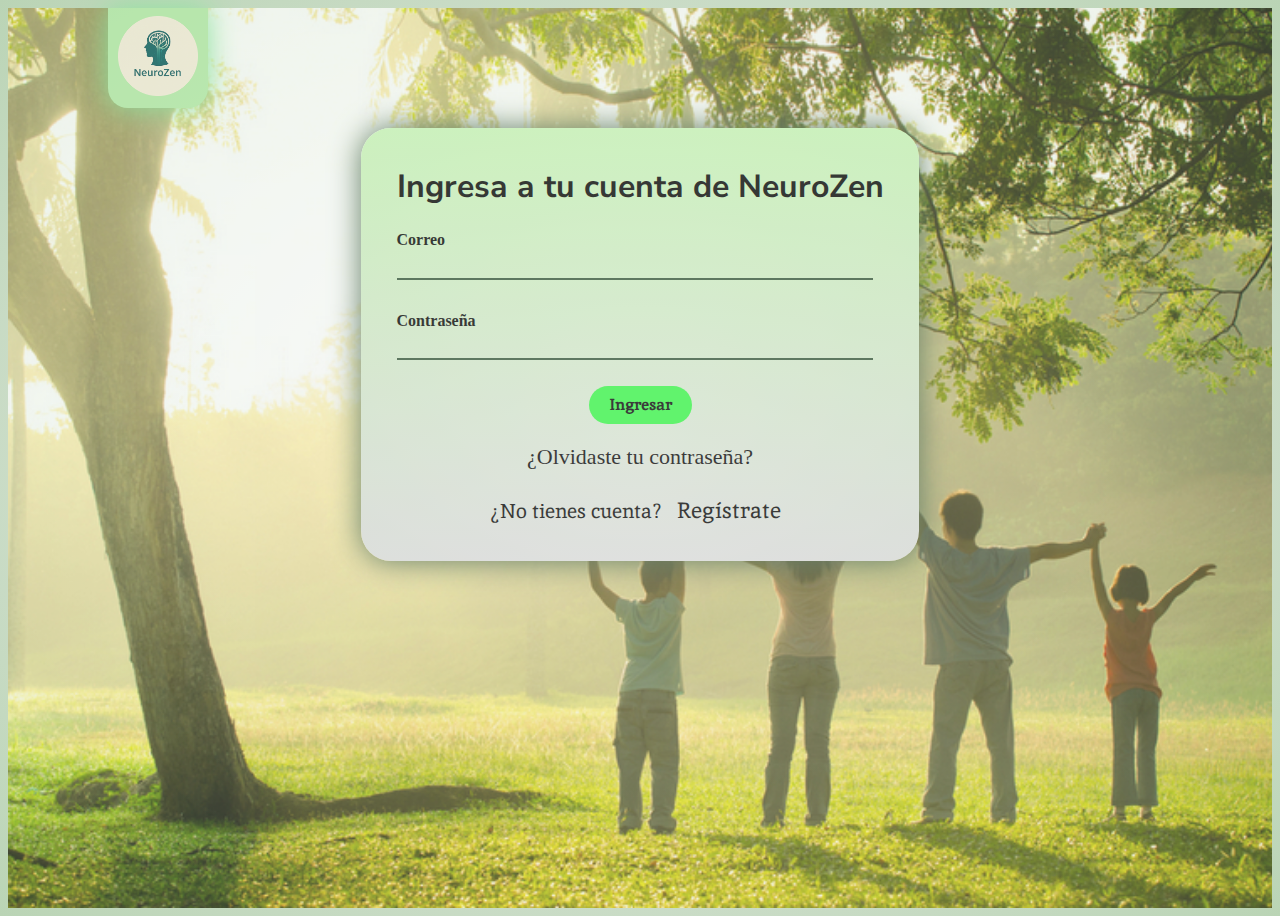
<file: pages/ingreso.html>
<!DOCTYPE html>
<html lang="es">
  <head>
    <title>NeuroZen App - Ingreso</title>
    <meta charset="UTF-8" />

    <link rel="preconnect" href="https://fonts.googleapis.com" />
    <link rel="preconnect" href="https://fonts.gstatic.com" crossorigin />
    <link
      href="https://fonts.googleapis.com/css2?family=Inika:wght@400;700&display=swap"
      rel="stylesheet"
    />

    <link rel="preconnect" href="https://fonts.googleapis.com" />
    <link rel="preconnect" href="https://fonts.gstatic.com" crossorigin />
    <link
      href="https://fonts.googleapis.com/css2?family=Nunito+Sans:ital,opsz,wght@0,6..12,200..1000;1,6..12,200..1000&display=swap"
      rel="stylesheet"
    />

    <link rel="stylesheet" href="./styles/styles.css" />
  </head>

  <body>
    <div class="seccion-login">
      <div class="link-regresar">
        <a href="./index.html"><img src="../img/Logo.png" alt="logo" /></a>
      </div>

      <div class="div-centro">
        <div class="sesion-usuario">
          <form action="" method="get" class="form-login" id="formLogin">
            <h1>Ingresa a tu cuenta de NeuroZen</h1>
            <div class="label-container">
              <label class="label-login">
                Correo
                <input
                  type="email"
                  name="correo"
                  onfocus="this.select()"
                  id="correo"
                  required
                />
              </label>
              <label class="label-login">
                Contraseña
                <input
                  type="password"
                  name="password"
                  onfocus="this.select()"
                  id="password"
                  required
                />
              </label>
            </div>

            <div class="button-link-container">
              <button
                class="boton-login"
                type="button"
                id="submit"
                onclick="ingresoUsuario()"
              >
                Ingresar
              </button>
              <div class="link-container">
                <a href="#" class="link-form"> ¿Olvidaste tu contraseña? </a>
                <p id="registrar">
                  ¿No tienes cuenta?
                  <a href="registro.html" class="link-form">Regístrate</a>
                </p>
              </div>
            </div>
          </form>
        </div>
      </div>
    </div>

    <script src="../js/manipulacionDOM.js"></script>
    <script src="../js/validacionesForm.js"></script>
  </body>
</html>
</file>
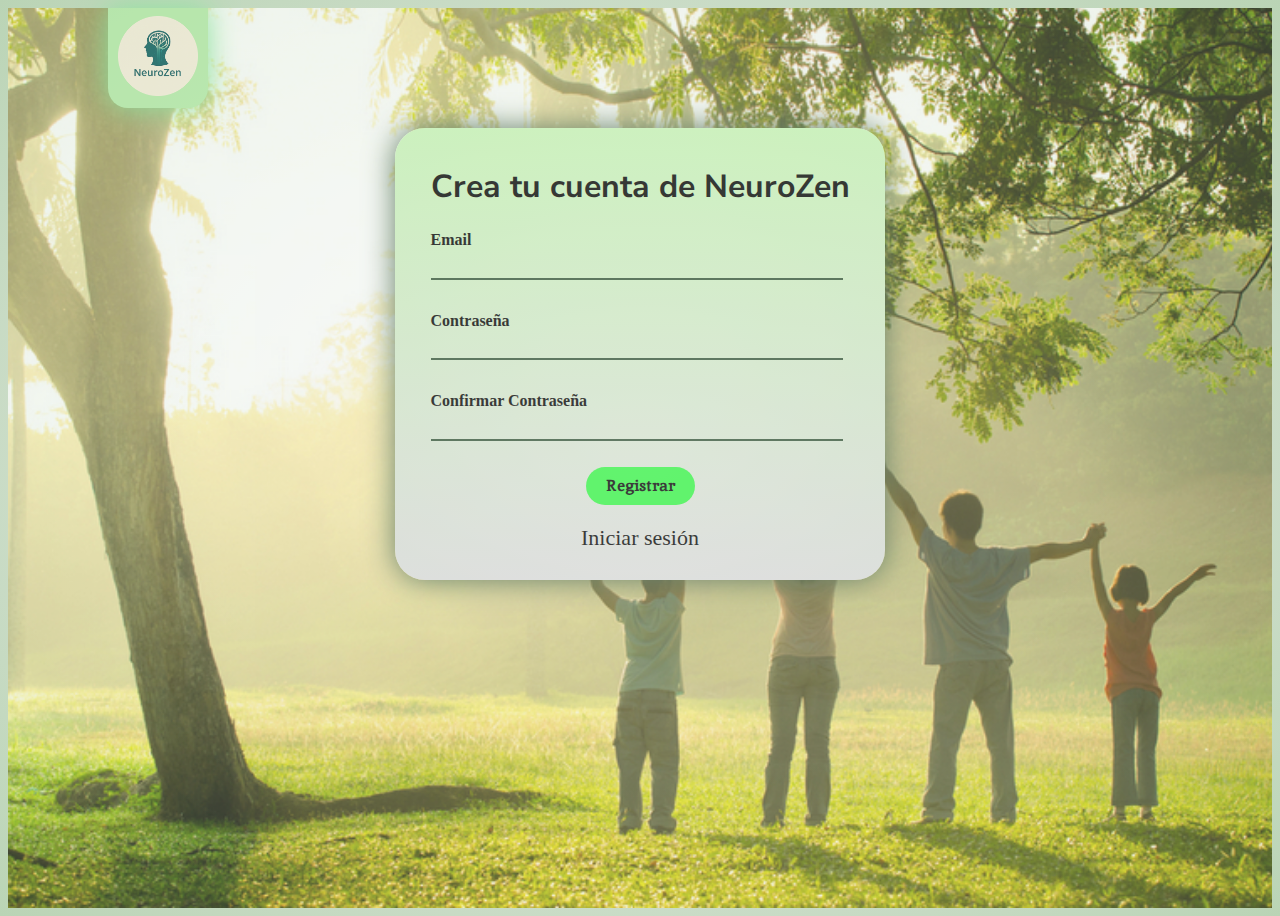
<file: pages/registro.html>
<!DOCTYPE html>
<html lang="es">
  <head>
    <title>NeuroZen App - Registro</title>
    <meta charset="UTF-8" />

    <link rel="preconnect" href="https://fonts.googleapis.com" />
    <link rel="preconnect" href="https://fonts.gstatic.com" crossorigin />
    <link
      href="https://fonts.googleapis.com/css2?family=Inika:wght@400;700&display=swap"
      rel="stylesheet"
    />

    <link rel="preconnect" href="https://fonts.googleapis.com" />
    <link rel="preconnect" href="https://fonts.gstatic.com" crossorigin />
    <link
      href="https://fonts.googleapis.com/css2?family=Nunito+Sans:ital,opsz,wght@0,6..12,200..1000;1,6..12,200..1000&display=swap"
      rel="stylesheet"
    />

    <link rel="stylesheet" href="./styles/styles.css" />
  </head>

  <body>
    <div class="seccion-login">
      <div class="link-regresar">
        <a href="../index.html">
          <img src="../img/Logo.png" alt="logo" />
        </a>
      </div>

      <div class="div-centro">
        <div class="sesion-usuario">
          <form action="" method="post" class="form-login" id="formRegistro">
            <h1>Crea tu cuenta de NeuroZen</h1>
            <div class="label-container">
              <label class="label-login">
                Email
                <input
                  type="email"
                  name="correo"
                  onfocus="this.select()"
                  id="correo"
                  required
                />
              </label>
              <label class="label-login">
                Contraseña
                <input
                  type="password"
                  name="password"
                  onfocus="this.select()"
                  id="password"
                  required
                />
              </label>
              <label class="label-login">
                Confirmar Contraseña
                <input
                  type="password"
                  name="validarPassword"
                  onfocus="this.select()"
                  id="validarPassword"
                  required
                />
              </label>
            </div>

            <div class="button-link-container">
              <button
                type="button"
                class="boton-login"
                id="submit"
                onclick="registroUsuario()"
              >
                Registrar
              </button>
              <a class="link-form" href="ingreso.html">Iniciar sesión </a>
            </div>
          </form>
        </div>
      </div>
    </div>
    <script src="../js/manipulacionDOM.js"></script>
    <script src="../js/validacionesForm.js"></script>
  </body>
</html>
</file>
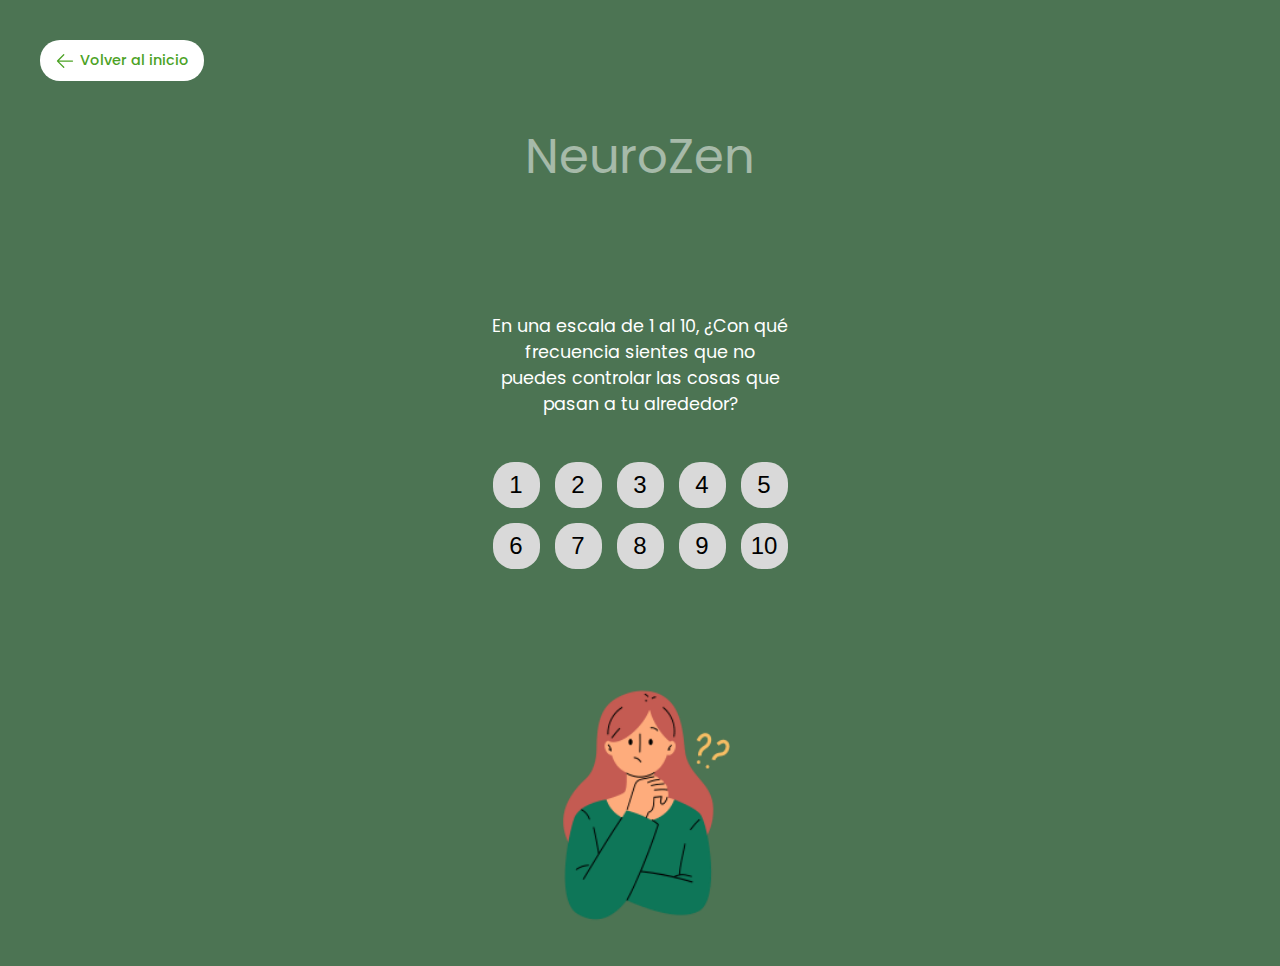
<file: pages/test.html>
<!DOCTYPE html>
<html lang="en">
  <head>
    <meta charset="UTF-8" />
    <meta name="viewport" content="width=device-width, initial-scale=1.0" />
    <title>NeuroZen | Test de prueba</title>
    <link rel="stylesheet" href="./styles/test.css" />
  </head>
  <body>
    <div class="container">
      <a href="./index.html">
        <svg
          xmlns="http://www.w3.org/2000/svg"
          viewBox="0 0 24 24"
          fill="currentColor"
          class="size-6"
        >
          <path
            fill-rule="evenodd"
            d="M11.03 3.97a.75.75 0 0 1 0 1.06l-6.22 6.22H21a.75.75 0 0 1 0 1.5H4.81l6.22 6.22a.75.75 0 1 1-1.06 1.06l-7.5-7.5a.75.75 0 0 1 0-1.06l7.5-7.5a.75.75 0 0 1 1.06 0Z"
            clip-rule="evenodd"
          />
        </svg>

        Volver al inicio
      </a>

      <div class="test-container">
        <h1>NeuroZen</h1>
        <div class="test">
          <p id="pregunta">
            En una escala de 1 al 10, ¿Con qué frecuencia sientes que no puedes
            controlar las cosas que pasan a tu alrededor?
          </p>
          <div id="puntuacion">
            <button>1</button>
            <button>2</button>
            <button>3</button>
            <button>4</button>
            <button>5</button>
            <button>6</button>
            <button>7</button>
            <button>8</button>
            <button>9</button>
            <button>10</button>
          </div>
        </div>
        <img src="../img/Ilustracion-mujer.png" alt="" aria-hidden />
      </div>

      <div class="after-test">
        <h1>¡Test Finalizado!</h1>
        <img src="../img/palta_meditando.png" alt="" aria-hidden />
      </div>
    </div>

    <script src="../js/test.js"></script>
  </body>
</html>
</file>
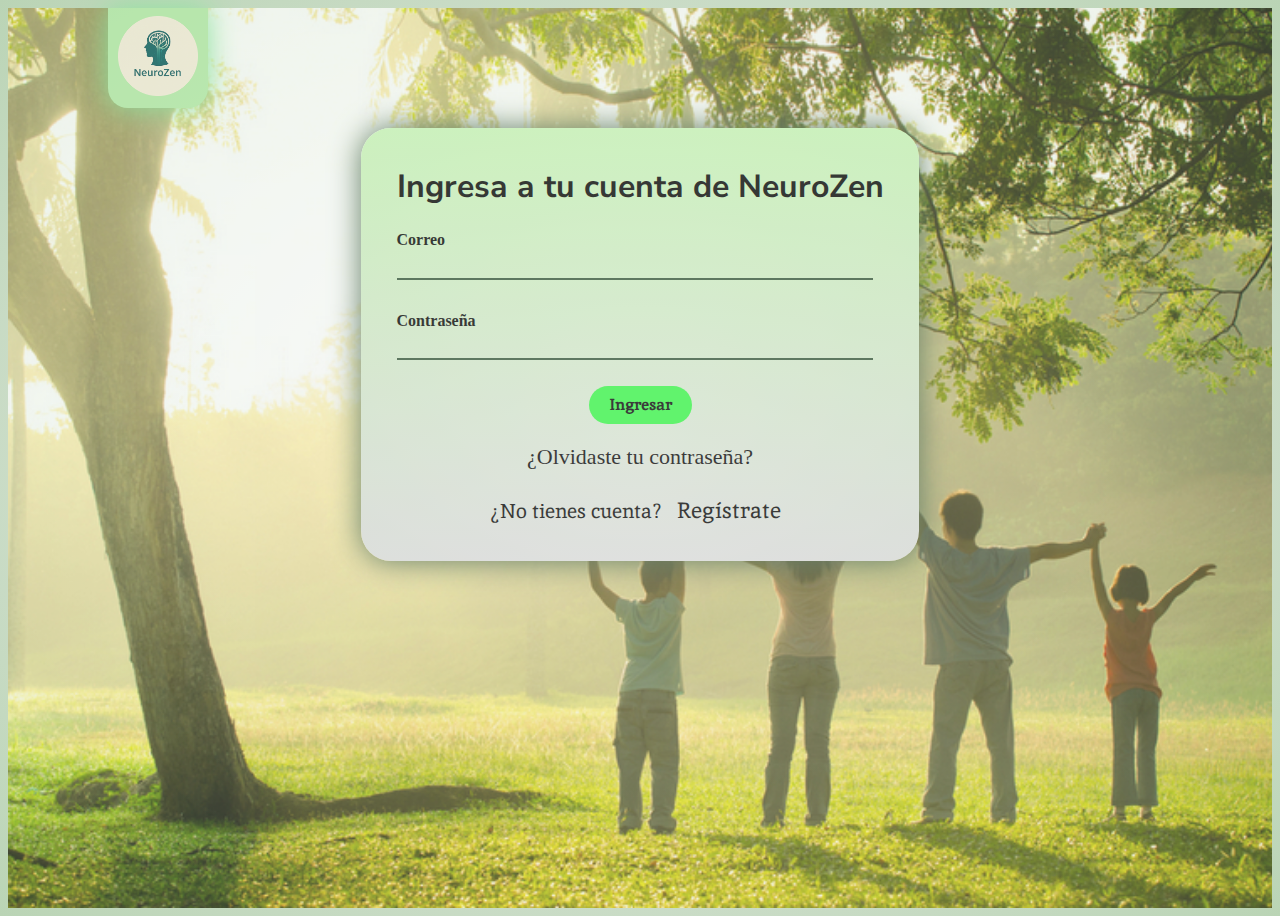
<file: public/ingreso.html>
<!DOCTYPE html>
<html lang="es">
  <head>
    <title>NeuroZen App - Ingreso</title>
    <meta charset="UTF-8" />

    <link rel="preconnect" href="https://fonts.googleapis.com" />
    <link rel="preconnect" href="https://fonts.gstatic.com" crossorigin />
    <link
      href="https://fonts.googleapis.com/css2?family=Inika:wght@400;700&display=swap"
      rel="stylesheet"
    />

    <link rel="preconnect" href="https://fonts.googleapis.com" />
    <link rel="preconnect" href="https://fonts.gstatic.com" crossorigin />
    <link
      href="https://fonts.googleapis.com/css2?family=Nunito+Sans:ital,opsz,wght@0,6..12,200..1000;1,6..12,200..1000&display=swap"
      rel="stylesheet"
    />

    <link rel="stylesheet" href="./styles/ingreso-registro-styles.css" />
    <link rel="icon" href="favicon.png" sizes="32x32" type="image/png" />
  </head>

  <body>
    <div class="seccion-login">
      <div class="link-regresar">
        <a href="index.html"
          ><img src="./assets/images/Principales/Logo.png" alt="logo"
        /></a>
      </div>

      <div class="div-centro">
        <div class="sesion-usuario">
          <form action="" method="get" class="form-login" id="formLogin">
            <h1>Ingresa a tu cuenta de NeuroZen</h1>
            <div class="label-container">
              <label class="label-login">
                Correo
                <input
                  type="email"
                  name="correo"
                  onfocus="this.select()"
                  id="correo"
                  required
                />
              </label>
              <label class="label-login">
                Contraseña
                <input
                  type="password"
                  name="password"
                  onfocus="this.select()"
                  id="password"
                  required
                />
              </label>
            </div>

            <div class="button-link-container">
              <button
                class="boton-login"
                type="button"
                id="submit"
                onclick="ingresoUsuario()"
              >
                Ingresar
              </button>
              <div class="link-container">
                <a href="#" class="link-form"> ¿Olvidaste tu contraseña? </a>
                <p id="registrar">
                  ¿No tienes cuenta?
                  <a href="registro.html" class="link-form">Regístrate</a>
                </p>
              </div>
            </div>
          </form>
        </div>
      </div>
    </div>

    <script src="./scripts/manipulacionDOM.js"></script>
    <script src="./scripts/validacionesForm.js"></script>
  </body>
</html>
</file>
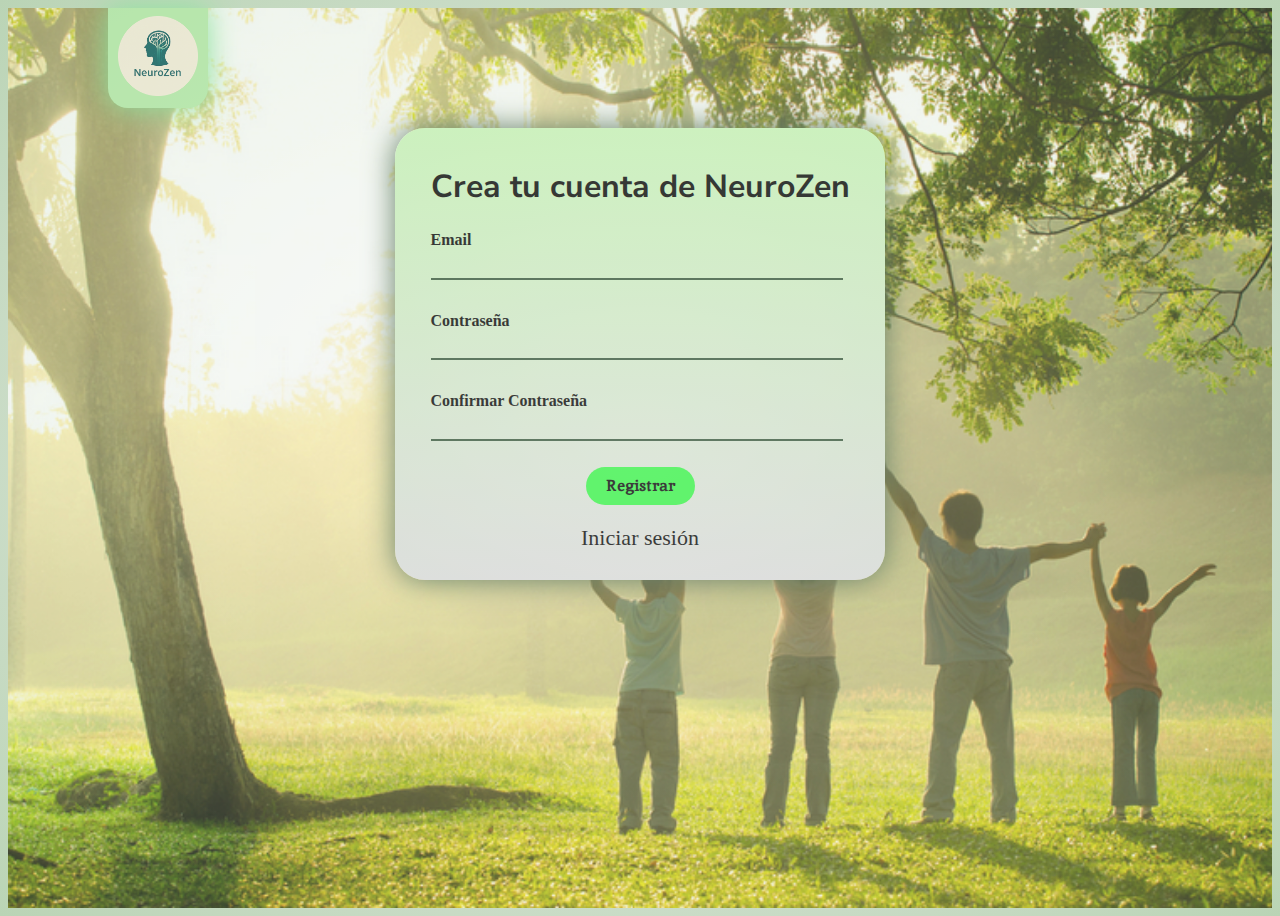
<file: public/registro.html>
<!DOCTYPE html>
<html lang="es">
  <head>
    <title>NeuroZen App - Registro</title>
    <meta charset="UTF-8" />

    <link rel="preconnect" href="https://fonts.googleapis.com" />
    <link rel="preconnect" href="https://fonts.gstatic.com" crossorigin />
    <link
      href="https://fonts.googleapis.com/css2?family=Inika:wght@400;700&display=swap"
      rel="stylesheet"
    />

    <link rel="preconnect" href="https://fonts.googleapis.com" />
    <link rel="preconnect" href="https://fonts.gstatic.com" crossorigin />
    <link
      href="https://fonts.googleapis.com/css2?family=Nunito+Sans:ital,opsz,wght@0,6..12,200..1000;1,6..12,200..1000&display=swap"
      rel="stylesheet"
    />

    <link rel="stylesheet" href="./styles/ingreso-registro-styles.css" />
    <link rel="icon" href="favicon.png" sizes="32x32" type="image/png" />
  </head>

  <body>
    <div class="seccion-login">
      <div class="link-regresar">
        <a href="index.html">
          <img src="./assets/images/Principales/Logo.png" alt="logo" />
        </a>
      </div>

      <div class="div-centro">
        <div class="sesion-usuario">
          <form action="" method="post" class="form-login" id="formRegistro">
            <h1>Crea tu cuenta de NeuroZen</h1>
            <div class="label-container">
              <label class="label-login">
                Email
                <input
                  type="email"
                  name="correo"
                  onfocus="this.select()"
                  id="correo"
                  required
                />
              </label>
              <label class="label-login">
                Contraseña
                <input
                  type="password"
                  name="password"
                  onfocus="this.select()"
                  id="password"
                  required
                />
              </label>
              <label class="label-login">
                Confirmar Contraseña
                <input
                  type="password"
                  name="validarPassword"
                  onfocus="this.select()"
                  id="validarPassword"
                  required
                />
              </label>
            </div>

            <div class="button-link-container">
              <button
                type="button"
                class="boton-login"
                id="submit"
                onclick="registroUsuario()"
              >
                Registrar
              </button>
              <a class="link-form" href="ingreso.html">Iniciar sesión </a>
            </div>
          </form>
        </div>
      </div>
    </div>
    <script src="./scripts/manipulacionDOM.js"></script>
    <script src="./scripts/validacionesForm.js"></script>
  </body>
</html>
</file>
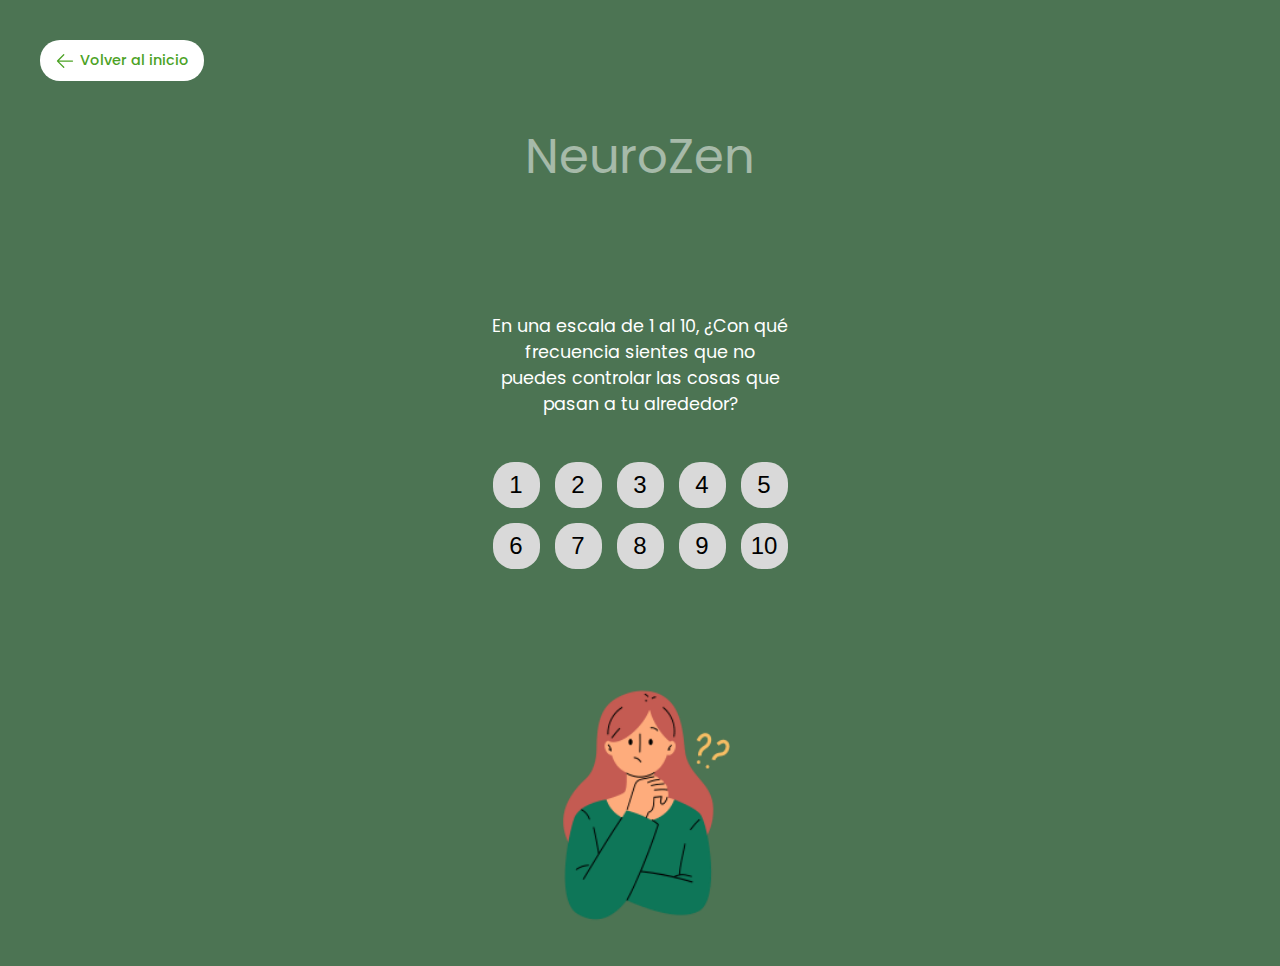
<file: public/test.html>
<!DOCTYPE html>
<html lang="en">
  <head>
    <meta charset="UTF-8" />
    <meta name="viewport" content="width=device-width, initial-scale=1.0" />
    <title>NeuroZen | Test de prueba</title>
    <link rel="stylesheet" href="./styles/test.css" />
    <link rel="icon" href="favicon.png" sizes="32x32" type="image/png" />
  </head>
  <body>
    <div class="container">
      <a href="index.html">
        <svg
          xmlns="http://www.w3.org/2000/svg"
          viewBox="0 0 24 24"
          fill="currentColor"
          class="size-6"
        >
          <path
            fill-rule="evenodd"
            d="M11.03 3.97a.75.75 0 0 1 0 1.06l-6.22 6.22H21a.75.75 0 0 1 0 1.5H4.81l6.22 6.22a.75.75 0 1 1-1.06 1.06l-7.5-7.5a.75.75 0 0 1 0-1.06l7.5-7.5a.75.75 0 0 1 1.06 0Z"
            clip-rule="evenodd"
          />
        </svg>

        Volver al inicio
      </a>

      <div class="test-container">
        <h1>NeuroZen</h1>
        <div class="test">
          <p id="pregunta">
            En una escala de 1 al 10, ¿Con qué frecuencia sientes que no puedes
            controlar las cosas que pasan a tu alrededor?
          </p>
          <div id="puntuacion">
            <button>1</button>
            <button>2</button>
            <button>3</button>
            <button>4</button>
            <button>5</button>
            <button>6</button>
            <button>7</button>
            <button>8</button>
            <button>9</button>
            <button>10</button>
          </div>
        </div>
        <img
          src="./assets/images/Principales/Ilustracion-mujer.png"
          alt=""
          aria-hidden
        />
      </div>

      <div class="after-test">
        <h1>¡Test Finalizado!</h1>
        <img
          src="./assets/images/Principales/palta_meditando.png"
          alt=""
          aria-hidden
        />
      </div>
    </div>

    <script src="./scripts/test.js"></script>
  </body>
</html>
</file>
<file: pages/styles/styles.css>
/* Fuentes */

.nunito-sans,
h1,
h2,
h5 {
  font-family: "Nunito Sans", sans-serif;
  font-weight: bold;
  font-style: normal;
  line-height: 1.1em;
}

.inika,
p,
button,
input,
span {
  text-align: justify;
  font-family: "Inika", serif;
  line-height: 1.1em;
  font-weight: 400;
  font-style: normal;
}

/* Títulos (h1, h2, h3, etc) */

h1 {
  text-align: center;
  font-size: 40px;
  padding-top: 10px;
}

h2 {
  text-align: center;
  font-size: 36px;
}

h5 {
  text-align: center;
  font-size: 24px;
}

/* Texto por defecto */

p {
  font-size: 20px;
}

.p-normal {
  font-size: 18px;
}

span {
  font-size: 16px;
  margin-left: 20px;
  margin-right: 20px;
}

a {
  color: inherit;
}

a:link {
  color: inherit;
}

a:visited {
  color: inherit;
}

/* Botones */

button {
  border: 0;
  border-radius: 20px;
  font-size: 12px;
  padding: 1em 2em;
}

.boton-verde {
  background-color: #2cb15f;
  box-shadow: 0 0 30px 0 #333;
  text-decoration: none;
  color: rgb(39, 58, 50);
  cursor: pointer;
  display: inline-block;
  border: 0;
  border-radius: 20px;
  font-size: 12px;
}

.boton-verde:hover {
  font-size: 14px;
  transition: all 1s ease;
}

.contenedor-boton-dinamico {
  display: flex;
  background-color: red;
}

.boton-azul {
  background-color: #3e8b5e;
  color: white;
  box-shadow: 0 0 30px 0 #333;
}

.boton-azul:hover {
  font-size: 14px;
  transition: all 1s ease;
}

.boton-usuario {
  background-color: #3af634;
}

/* Header Fijo */

header {
  background: #aaddc4;
  color: white;
  padding: 29px 20px;
  position: fixed;
  left: 0;
  top: 0;
  right: 0;
  z-index: 5000;
}

.logo-link:hover {
  width: 70px;
  height: 70px;
  margin: 15px;
  transition: all 1s ease;
}

/* Algunas reglas para mejorar la parte visual de la página */

body {
  background: radial-gradient(#eee, #bad4b5);
  color: black;
}

main {
  margin-top: 162px;
}

a {
  text-decoration: none;
}

/* Reglas usadas en el header */

.logo-nav-container {
  display: flex;
  justify-content: space-evenly;
  align-items: center;
}

.navigation ul {
  margin: 10px;
  padding: 0;
  list-style: none;
}

.navigation ul li {
  display: inline-block;
  margin-left: 20px;
}

/* Secciones */

.seccion {
  height: 86vh;
}

.seccion-inicio {
  color: black;
  left: 0;
  right: 0;
  display: flex;
  justify-content: space-around;
  text-align: center;
}

.div-seccion {
  width: 30%;
}

.contenedor-inicio {
  left: 0;
  right: 0;
  padding-left: 5%;
  display: flex;
  align-items: center;
}

.contenedor-inicio div {
  left: 0;
  padding-right: 10%;
  align-items: center;
  width: 50%;
}

.contenedor-inicio div h1 {
  padding: 0;
  text-align: justify;
}

.home-img-container {
  width: 65%;
  display: inline-block;
}

.home-img-container img {
  width: 60vw;
  height: 76vh;
}

.nosotros-section-container {
  display: flex;
}

.nosotros-text-container {
  background: #333;
  color: #ddd;
  margin: 10px 50px;
  border-radius: 50px;
  box-shadow: 0 0 20px 0 #333;
  display: inline-block;
  width: 30%;
  padding: 0 60px;
  transition: all 1s ease;
}

.nosotros-text-container:hover {
  transform: scale(1.04);
}

.div-centro {
  margin: 20px;
  display: flex;
  justify-content: center;
}

/*       Comunidad       */

.comunidad-section-container {
  display: grid;
  grid-template-areas:
    "A B C"
    "D E F"
    "button button button";
  gap: 15px;
  box-sizing: border-box;
  margin: 10px 20px;
}

.comunidad-text-container {
  box-sizing: content-box;
  border-radius: 20px;
  padding: 0 10px;
  margin: 10px;
  box-shadow: 0 0 10px 0 #eee;
  transition: all 1s ease;
}

.verde {
  background: linear-gradient(#21d767, #2cb15f);
}

.azul {
  background: linear-gradient(#4f42bd, #4734f6);
  color: white;
}

.comunidad-text-container:hover {
  transform: scale(1.08);
}

.p-centrado-small {
  text-align: center;
  font-size: 14px;
}

.div-comunidad-boton {
  float: right;
  width: 11%;
}

/*     Servicios     */

.map {
  height: 370px;
  width: 60%;
  border: 2px solid black;
  border-radius: 10px;
  box-shadow: 0 0 40px 0 black;
  outline: transparent;
}

.contenedor-mapa {
  display: flex;
  align-items: center;
  justify-content: center;
}

.control-mapa {
  margin-left: 100px;
  background-color: #333;
  display: flex;
  flex-direction: column;
  align-items: center;
  justify-content: center;
  width: 300px;
  border-radius: 25px;
}

.titulo-mapa {
  color: #eee;
  margin-bottom: 30px;
  font-size: 26px;
}

.label-mapa {
  text-align: center;
  color: #eee;
}

.input-mapa {
  width: 90%;
  font-size: 16px;
  margin: 10px 0;
  padding: 5px;
  background: transparent;
  color: #eee;
  border: none;
  border-bottom: 1px solid;
  border-top-left-radius: 8px;
  border-top-right-radius: 8px;
  transition: all 0.1s ease;
}

.boton-mapa {
  margin: 20px 0;
  padding: 8px 20px;
  border-radius: 15px;
  font-weight: bold;
}

.input-mapa:hover {
  background-color: #aaa2;
}

.input-mapa:focus {
  border-bottom-width: 2px;
  font-size: 18px;
}

.input-mapa:focus-visible {
  outline: none;
}

/* Forms */

.seccion-login {
  background-image: url(../../img/Galeria/seis.jpg);
  background-size: cover;
  height: 100vh;
  opacity: 75%;
}

.form-login {
  display: flex;
  flex-direction: column;
  padding: 1.2rem 2.2rem;
  background: linear-gradient(#cbf7b9, #ddd);
  border-radius: 30px;
  box-shadow: 0 0 30px 0 #3e5f41;
}

.link-regresar {
  height: 100px;
  width: 100px;
  background-color: #b4eba7;
  justify-self: first baseline;
  margin-left: 100px;
  border-bottom-left-radius: 20px;
  border-bottom-right-radius: 20px;
  display: flex;
  justify-content: center;
  align-items: center;
  box-shadow: 0 0 30px 0 #7ee794;
}

.link-regresar img {
  width: 80px;
  transition: all 0.5s;
}

.link-regresar img:hover {
  transform: scale(0.9);
}

.form-login h1 {
  padding: 0;
  text-align: center;
  font-size: 2rem;
  margin-bottom: 1.7rem;
}

.label-container {
  display: flex;
  flex-direction: column;
  gap: 2rem;
}

.label-login {
  display: flex;
  flex-direction: column;
  align-items: start;
  justify-content: center;
  font-weight: bold;
  width: 100%;
}

.label-login input {
  width: 95%;
  padding: 7px;
  background-color: transparent;
  border: none;
  border-bottom: 2px solid #335337;
  outline: none;
  transition: all 0.2s;
}

.label-login input:focus {
  transform: scale(1.02);
}

.boton-login {
  margin-top: 10px;
  padding: 10px 20px;
  border: none;
  border-radius: 20px;
  font-weight: bold;
  font-size: 16px;
  background-color: #34f644;
  transition: all 0.4s;
  cursor: pointer;
}

.boton-login:hover {
  background-color: #26b932;
  transform: scale(0.9);
}

.sesion-usuario a {
  text-align: center;
  font-size: 22px;
  margin: 20px 10px 10px 10px;
}

.sesion-usuario a:hover {
  text-decoration: underline;
}

.texto-espaciado {
  text-align: center;
  padding-bottom: 15px;
}

.link-container {
  display: flex;
  flex-direction: column;
}

.link-form {
  color: #2cb15f;
}

.link-form:visited {
  color: #186e39;
}

.link-form:hover {
  color: #2cb15fb9;
  text-decoration: underline;
}

.button-link-container {
  display: flex;
  flex-direction: column;
  align-items: center;
  justify-content: center;
  gap: 0;
  margin-top: 1rem;
}
</file>
<file: pages/styles/test.css>
@import url("https://fonts.googleapis.com/css2?family=Poppins:ital,wght@0,100;0,200;0,300;0,400;0,500;0,600;0,700;0,800;0,900;1,100;1,200;1,300;1,400;1,500;1,600;1,700;1,800;1,900&display=swap");

* {
  margin: 0;
  padding: 0;
  box-sizing: border-box;
}

:root {
  --bg-color: #4c7453;
}

body {
  font-family: "Poppins";
  scroll-behavior: smooth;
  min-height: 100vh;
  min-width: 100vw;
  background-color: var(--bg-color);
  color: #fff;
  padding: 2.5rem;
}

h1 {
  font-size: 3rem;
  opacity: 0.5;
  font-weight: 400;
}

.container {
  display: flex;
  flex-direction: column;
  align-items: center;
  justify-content: center;
  gap: 2.5rem;
}

.container a {
  align-self: self-start;
  display: flex;
  align-items: center;
  gap: 5px;
  color: #4ca225;
  text-decoration: none;
  border-radius: 20px;
  padding: 10px 15px;
  background-color: #fff;
  font-size: 0.9rem;
  font-weight: 500;
}

.container a svg {
  width: 20px;
}

.after-test,
.test-container {
  display: flex;
  flex-direction: column;
  align-items: center;
  justify-content: center;
  gap: 7.5rem;
}

.test {
  display: flex;
  flex-direction: column;
  align-items: center;
  justify-content: center;
  max-width: 300px;
  text-align: center;
  gap: 2.8rem;
}

#pregunta {
  font-weight: 400;
  font-size: 1.1rem;
}

button {
  border: none;
  border-radius: 21px;
  background-color: #d9d9d9;
  width: 47px;
  height: 46px;
  font-size: 24px;
  cursor: pointer;
}

button:hover {
  background-color: #a8a8a8;
  transition: all 0.3s;
}

#puntuacion {
  display: grid;
  grid-template-columns: repeat(5, 1fr);
  gap: 15px;
}

img {
  object-fit: contain;
  width: 180px;
}

.after-test {
  gap: 2.5rem;
  text-align: center;
  display: none;
}

.after-test h1 {
  color: #fff;
  opacity: 1;
  font-weight: 600;
  font-size: 3rem;
  padding-inline: 15rem;
}

.after-test img {
  object-fit: contain;
  width: 15rem;
}

@keyframes parpadeo {
  0% {
    background-color: #a8a8a8;
  }

  50% {
    background-color: #d9d9d9;
  }

  75% {
    background-color: #a8a8a8;
  }

  100% {
    background-color: #d9d9d9;
  }
}
</file>
<file: public/styles/ingreso-registro-styles.css>
/* Fuentes */

.nunito-sans,
h1,
h2,
h5 {
  font-family: "Nunito Sans", sans-serif;
  font-weight: bold;
  font-style: normal;
  line-height: 1.1em;
}

.inika,
p,
button,
input,
span {
  text-align: justify;
  font-family: "Inika", serif;
  line-height: 1.1em;
  font-weight: 400;
  font-style: normal;
}

/* Títulos (h1, h2, h3, etc) */

h1 {
  text-align: center;
  font-size: 40px;
  padding-top: 10px;
}

h2 {
  text-align: center;
  font-size: 36px;
}

h5 {
  text-align: center;
  font-size: 24px;
}

/* Texto por defecto */

p {
  font-size: 20px;
}

.p-normal {
  font-size: 18px;
}

span {
  font-size: 16px;
  margin-left: 20px;
  margin-right: 20px;
}

a {
  color: inherit;
}

a:link {
  color: inherit;
}

a:visited {
  color: inherit;
}

/* Botones */

button {
  border: 0;
  border-radius: 20px;
  font-size: 12px;
  padding: 1em 2em;
}

.boton-verde {
  background-color: #2cb15f;
  box-shadow: 0 0 30px 0 #333;
  text-decoration: none;
  color: rgb(39, 58, 50);
  cursor: pointer;
  display: inline-block;
  border: 0;
  border-radius: 20px;
  font-size: 12px;
}

.boton-verde:hover {
  font-size: 14px;
  transition: all 1s ease;
}

.contenedor-boton-dinamico {
  display: flex;
  background-color: red;
}

.boton-azul {
  background-color: #3e8b5e;
  color: white;
  box-shadow: 0 0 30px 0 #333;
}

.boton-azul:hover {
  font-size: 14px;
  transition: all 1s ease;
}

.boton-usuario {
  background-color: #3af634;
}

/* Header Fijo */

header {
  background: #aaddc4;
  color: white;
  padding: 29px 20px;
  position: fixed;
  left: 0;
  top: 0;
  right: 0;
  z-index: 5000;
}

.logo-link:hover {
  width: 70px;
  height: 70px;
  margin: 15px;
  transition: all 1s ease;
}

/* Algunas reglas para mejorar la parte visual de la página */

body {
  background: radial-gradient(#eee, #bad4b5);
  color: black;
}

main {
  margin-top: 162px;
}

a {
  text-decoration: none;
}

/* Reglas usadas en el header */

.logo-nav-container {
  display: flex;
  justify-content: space-evenly;
  align-items: center;
}

.navigation ul {
  margin: 10px;
  padding: 0;
  list-style: none;
}

.navigation ul li {
  display: inline-block;
  margin-left: 20px;
}

/* Secciones */

.seccion {
  height: 86vh;
}

.seccion-inicio {
  color: black;
  left: 0;
  right: 0;
  display: flex;
  justify-content: space-around;
  text-align: center;
}

.div-seccion {
  width: 30%;
}

.contenedor-inicio {
  left: 0;
  right: 0;
  padding-left: 5%;
  display: flex;
  align-items: center;
}

.contenedor-inicio div {
  left: 0;
  padding-right: 10%;
  align-items: center;
  width: 50%;
}

.contenedor-inicio div h1 {
  padding: 0;
  text-align: justify;
}

.home-img-container {
  width: 65%;
  display: inline-block;
}

.home-img-container img {
  width: 60vw;
  height: 76vh;
}

.nosotros-section-container {
  display: flex;
}

.nosotros-text-container {
  background: #333;
  color: #ddd;
  margin: 10px 50px;
  border-radius: 50px;
  box-shadow: 0 0 20px 0 #333;
  display: inline-block;
  width: 30%;
  padding: 0 60px;
  transition: all 1s ease;
}

.nosotros-text-container:hover {
  transform: scale(1.04);
}

.div-centro {
  margin: 20px;
  display: flex;
  justify-content: center;
}

/*       Comunidad       */

.comunidad-section-container {
  display: grid;
  grid-template-areas:
    "A B C"
    "D E F"
    "button button button";
  gap: 15px;
  box-sizing: border-box;
  margin: 10px 20px;
}

.comunidad-text-container {
  box-sizing: content-box;
  border-radius: 20px;
  padding: 0 10px;
  margin: 10px;
  box-shadow: 0 0 10px 0 #eee;
  transition: all 1s ease;
}

.verde {
  background: linear-gradient(#21d767, #2cb15f);
}

.azul {
  background: linear-gradient(#4f42bd, #4734f6);
  color: white;
}

.comunidad-text-container:hover {
  transform: scale(1.08);
}

.p-centrado-small {
  text-align: center;
  font-size: 14px;
}

.div-comunidad-boton {
  float: right;
  width: 11%;
}

/*     Servicios     */

.map {
  height: 370px;
  width: 60%;
  border: 2px solid black;
  border-radius: 10px;
  box-shadow: 0 0 40px 0 black;
  outline: transparent;
}

.contenedor-mapa {
  display: flex;
  align-items: center;
  justify-content: center;
}

.control-mapa {
  margin-left: 100px;
  background-color: #333;
  display: flex;
  flex-direction: column;
  align-items: center;
  justify-content: center;
  width: 300px;
  border-radius: 25px;
}

.titulo-mapa {
  color: #eee;
  margin-bottom: 30px;
  font-size: 26px;
}

.label-mapa {
  text-align: center;
  color: #eee;
}

.input-mapa {
  width: 90%;
  font-size: 16px;
  margin: 10px 0;
  padding: 5px;
  background: transparent;
  color: #eee;
  border: none;
  border-bottom: 1px solid;
  border-top-left-radius: 8px;
  border-top-right-radius: 8px;
  transition: all 0.1s ease;
}

.boton-mapa {
  margin: 20px 0;
  padding: 8px 20px;
  border-radius: 15px;
  font-weight: bold;
}

.input-mapa:hover {
  background-color: #aaa2;
}

.input-mapa:focus {
  border-bottom-width: 2px;
  font-size: 18px;
}

.input-mapa:focus-visible {
  outline: none;
}

/* Forms */

.seccion-login {
  background-image: url(../assets/images/Galeria/seis.jpg);
  background-size: cover;
  height: 100vh;
  opacity: 75%;
}

.form-login {
  display: flex;
  flex-direction: column;
  padding: 1.2rem 2.2rem;
  background: linear-gradient(#cbf7b9, #ddd);
  border-radius: 30px;
  box-shadow: 0 0 30px 0 #3e5f41;
}

.link-regresar {
  height: 100px;
  width: 100px;
  background-color: #b4eba7;
  justify-self: first baseline;
  margin-left: 100px;
  border-bottom-left-radius: 20px;
  border-bottom-right-radius: 20px;
  display: flex;
  justify-content: center;
  align-items: center;
  box-shadow: 0 0 30px 0 #7ee794;
}

.link-regresar img {
  width: 80px;
  transition: all 0.5s;
}

.link-regresar img:hover {
  transform: scale(0.9);
}

.form-login h1 {
  padding: 0;
  text-align: center;
  font-size: 2rem;
  margin-bottom: 1.7rem;
}

.label-container {
  display: flex;
  flex-direction: column;
  gap: 2rem;
}

.label-login {
  display: flex;
  flex-direction: column;
  align-items: start;
  justify-content: center;
  font-weight: bold;
  width: 100%;
}

.label-login input {
  width: 95%;
  padding: 7px;
  background-color: transparent;
  border: none;
  border-bottom: 2px solid #335337;
  outline: none;
  transition: all 0.2s;
}

.label-login input:focus {
  transform: scale(1.02);
}

.boton-login {
  margin-top: 10px;
  padding: 10px 20px;
  border: none;
  border-radius: 20px;
  font-weight: bold;
  font-size: 16px;
  background-color: #34f644;
  transition: all 0.4s;
  cursor: pointer;
}

.boton-login:hover {
  background-color: #26b932;
  transform: scale(0.9);
}

.sesion-usuario a {
  text-align: center;
  font-size: 22px;
  margin: 20px 10px 10px 10px;
}

.sesion-usuario a:hover {
  text-decoration: underline;
}

.texto-espaciado {
  text-align: center;
  padding-bottom: 15px;
}

.link-container {
  display: flex;
  flex-direction: column;
}

.link-form {
  color: #2cb15f;
}

.link-form:visited {
  color: #186e39;
}

.link-form:hover {
  color: #2cb15fb9;
  text-decoration: underline;
}

.button-link-container {
  display: flex;
  flex-direction: column;
  align-items: center;
  justify-content: center;
  gap: 0;
  margin-top: 1rem;
}
</file>
<file: public/styles/test.css>
@import url("https://fonts.googleapis.com/css2?family=Poppins:ital,wght@0,100;0,200;0,300;0,400;0,500;0,600;0,700;0,800;0,900;1,100;1,200;1,300;1,400;1,500;1,600;1,700;1,800;1,900&display=swap");

* {
  margin: 0;
  padding: 0;
  box-sizing: border-box;
}

:root {
  --bg-color: #4c7453;
}

body {
  font-family: "Poppins";
  scroll-behavior: smooth;
  min-height: 100vh;
  min-width: 100vw;
  background-color: var(--bg-color);
  color: #fff;
  padding: 2.5rem;
}

h1 {
  font-size: 3rem;
  opacity: 0.5;
  font-weight: 400;
}

.container {
  display: flex;
  flex-direction: column;
  align-items: center;
  justify-content: center;
  gap: 2.5rem;
}

.container a {
  align-self: self-start;
  display: flex;
  align-items: center;
  gap: 5px;
  color: #4ca225;
  text-decoration: none;
  border-radius: 20px;
  padding: 10px 15px;
  background-color: #fff;
  font-size: 0.9rem;
  font-weight: 500;
}

.container a svg {
  width: 20px;
}

.after-test,
.test-container {
  display: flex;
  flex-direction: column;
  align-items: center;
  justify-content: center;
  gap: 7.5rem;
}

.test {
  display: flex;
  flex-direction: column;
  align-items: center;
  justify-content: center;
  max-width: 300px;
  text-align: center;
  gap: 2.8rem;
}

#pregunta {
  font-weight: 400;
  font-size: 1.1rem;
}

button {
  border: none;
  border-radius: 21px;
  background-color: #d9d9d9;
  width: 47px;
  height: 46px;
  font-size: 24px;
  cursor: pointer;
}

button:hover {
  background-color: #a8a8a8;
  transition: all 0.3s;
}

#puntuacion {
  display: grid;
  grid-template-columns: repeat(5, 1fr);
  gap: 15px;
}

img {
  object-fit: contain;
  width: 180px;
}

.after-test {
  gap: 2.5rem;
  text-align: center;
  display: none;
}

.after-test h1 {
  color: #fff;
  opacity: 1;
  font-weight: 600;
  font-size: 3rem;
  padding-inline: 15rem;
}

.after-test img {
  object-fit: contain;
  width: 15rem;
}

@keyframes parpadeo {
  0% {
    background-color: #a8a8a8;
  }

  50% {
    background-color: #d9d9d9;
  }

  75% {
    background-color: #a8a8a8;
  }

  100% {
    background-color: #d9d9d9;
  }
}
</file>
